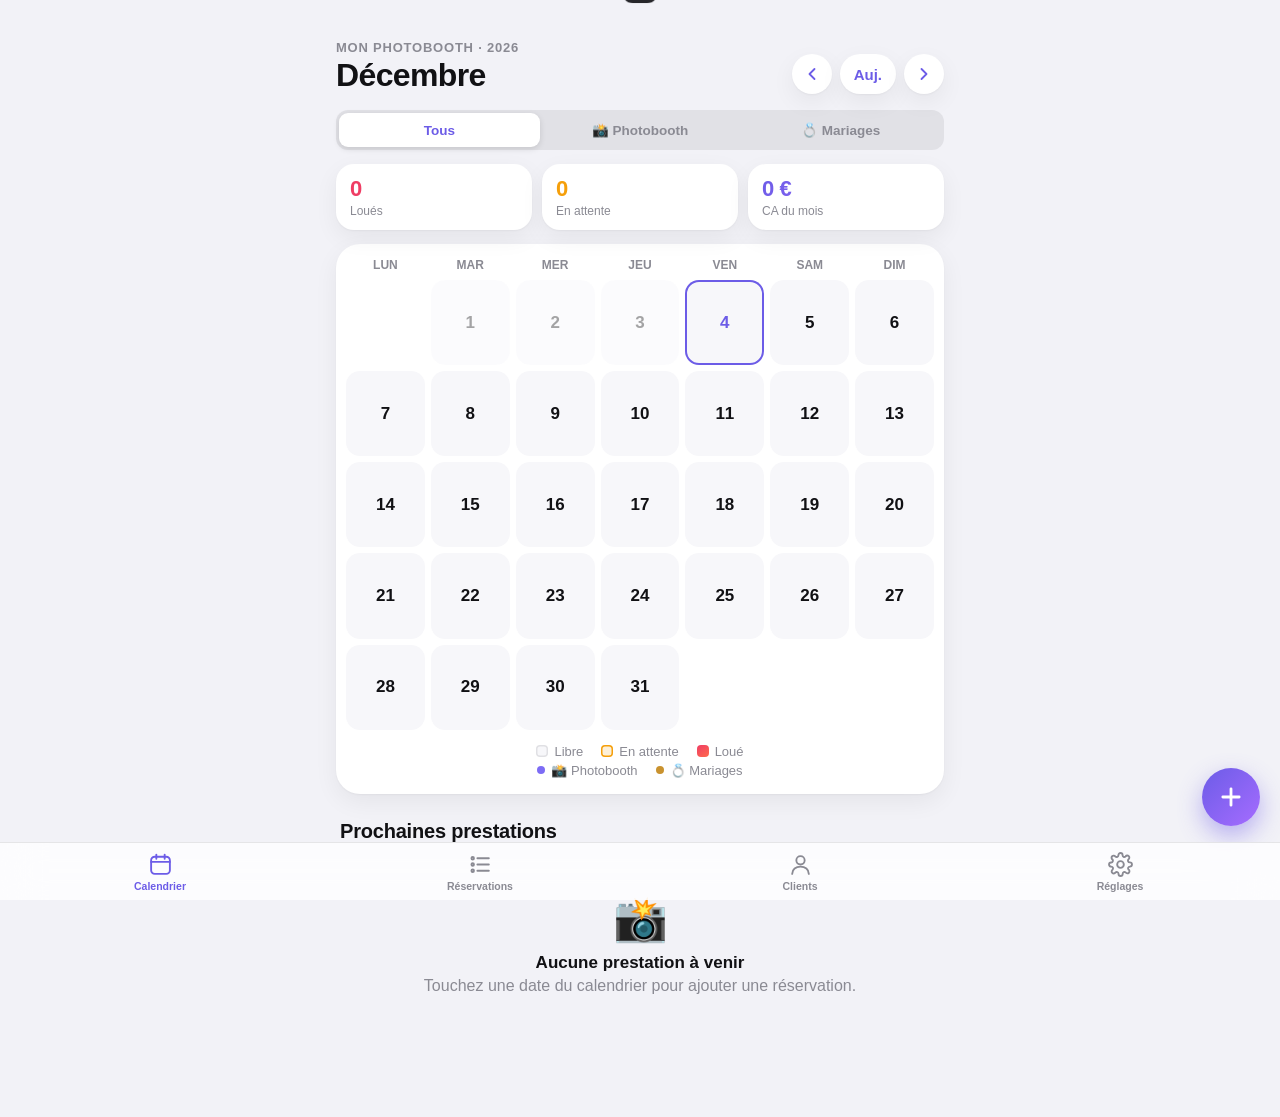
<file: index.html>
<!doctype html>
<html lang="fr">
<head>
  <meta charset="utf-8">
  <!-- Politique de sécurité : seul le code de l'appli peut s'exécuter, et
       l'appli ne peut se connecter à aucun autre site (rien ne peut sortir). -->
  <meta http-equiv="Content-Security-Policy" content="default-src 'none'; script-src 'self'; style-src 'self' 'unsafe-inline'; img-src 'self'; manifest-src 'self'; worker-src 'self'; connect-src 'self'; base-uri 'none'; form-action 'none'; object-src 'none'">
  <meta name="referrer" content="no-referrer">
  <meta name="robots" content="noindex, nofollow">
  <meta name="viewport" content="width=device-width, initial-scale=1, viewport-fit=cover, user-scalable=no">
  <title>Booth Planner</title>
  <meta name="description" content="Réservations de photobooth et de mariages">
  <meta name="theme-color" content="#f2f2f7" media="(prefers-color-scheme: light)">
  <meta name="theme-color" content="#000000" media="(prefers-color-scheme: dark)">
  <meta name="apple-mobile-web-app-capable" content="yes">
  <meta name="mobile-web-app-capable" content="yes">
  <meta name="apple-mobile-web-app-status-bar-style" content="black-translucent">
  <meta name="apple-mobile-web-app-title" content="Booth Planner">
  <meta name="format-detection" content="telephone=no">
  <link rel="apple-touch-icon" href="icons/apple-touch-icon.png">
  <link rel="icon" type="image/png" href="icons/icon-192.png">
  <link rel="manifest" href="manifest.webmanifest">
  <link rel="stylesheet" href="styles.css">
</head>
<body>
  <main id="view" class="view"></main>

  <nav class="tabbar" id="tabbar">
    <button data-tab="calendar" class="tab">
      <svg viewBox="0 0 24 24"><rect x="3" y="4.5" width="18" height="16.5" rx="3.5"/><path d="M3 9.5h18M8 2.5v4M16 2.5v4"/></svg>
      <span>Calendrier</span>
    </button>
    <button data-tab="list" class="tab">
      <svg viewBox="0 0 24 24"><path d="M9 6h11M9 12h11M9 18h11"/><circle cx="4.5" cy="6" r="1.2"/><circle cx="4.5" cy="12" r="1.2"/><circle cx="4.5" cy="18" r="1.2"/></svg>
      <span>Réservations</span>
    </button>
    <button data-tab="clients" class="tab">
      <svg viewBox="0 0 24 24"><circle cx="12" cy="8" r="4"/><path d="M4 21c0-4.4 3.6-7 8-7s8 2.6 8 7"/></svg>
      <span>Clients</span>
    </button>
    <button data-tab="settings" class="tab">
      <svg viewBox="0 0 24 24"><circle cx="12" cy="12" r="3.2"/><path d="M19.4 15a1.7 1.7 0 0 0 .3 1.8l.1.1a2 2 0 1 1-2.8 2.8l-.1-.1a1.7 1.7 0 0 0-1.8-.3 1.7 1.7 0 0 0-1 1.5V21a2 2 0 1 1-4 0v-.1a1.7 1.7 0 0 0-1.1-1.5 1.7 1.7 0 0 0-1.8.3l-.1.1a2 2 0 1 1-2.8-2.8l.1-.1a1.7 1.7 0 0 0 .3-1.8 1.7 1.7 0 0 0-1.5-1H3a2 2 0 1 1 0-4h.1a1.7 1.7 0 0 0 1.5-1.1 1.7 1.7 0 0 0-.3-1.8l-.1-.1a2 2 0 1 1 2.8-2.8l.1.1a1.7 1.7 0 0 0 1.8.3H9a1.7 1.7 0 0 0 1-1.5V3a2 2 0 1 1 4 0v.1a1.7 1.7 0 0 0 1 1.5 1.7 1.7 0 0 0 1.8-.3l.1-.1a2 2 0 1 1 2.8 2.8l-.1.1a1.7 1.7 0 0 0-.3 1.8V9a1.7 1.7 0 0 0 1.5 1H21a2 2 0 1 1 0 4h-.1a1.7 1.7 0 0 0-1.5 1z"/></svg>
      <span>Réglages</span>
    </button>
  </nav>

  <div id="toast" class="toast" role="status" aria-live="polite"></div>

  <script src="app.js"></script>
</body>
</html>
</file>
<file: styles.css>
:root {
  --bg: #f2f2f7;
  --card: #ffffff;
  --card-2: #f7f7fa;
  --text: #111114;
  --muted: #8a8a93;
  --line: rgba(60, 60, 67, 0.12);
  --accent: #6c5ce7;
  --accent-2: #a66cff;
  --accent-soft: rgba(108, 92, 231, 0.12);
  --free: #22b35e;
  --free-soft: rgba(34, 179, 94, 0.12);
  --pending: #f59f0a;
  --pending-soft: rgba(245, 159, 10, 0.16);
  --booked: #ef3d64;
  --booked-soft: rgba(239, 61, 100, 0.14);
  --danger: #ff3b30;
  --c-booth: #7d6cf5;
  --c-wedding: #c9922e;
  --accent-shadow: rgba(108, 92, 231, 0.45);
  --shadow: 0 1px 2px rgba(0, 0, 0, 0.04), 0 8px 24px rgba(0, 0, 0, 0.06);
  --radius: 18px;
  --tabbar-h: 58px;
  --safe-top: env(safe-area-inset-top, 0px);
  --safe-bottom: env(safe-area-inset-bottom, 0px);
  color-scheme: light dark;
}

@media (prefers-color-scheme: dark) {
  :root {
    --bg: #000000;
    --card: #1c1c1e;
    --card-2: #2c2c2e;
    --text: #f5f5f7;
    --muted: #8e8e96;
    --line: rgba(255, 255, 255, 0.1);
    --accent: #8b7dff;
    --accent-2: #b78bff;
    --accent-soft: rgba(139, 125, 255, 0.18);
    --free-soft: rgba(48, 209, 88, 0.16);
    --free: #30d158;
    --pending: #ffb340;
    --pending-soft: rgba(255, 179, 64, 0.18);
    --booked: #ff4f75;
    --booked-soft: rgba(255, 79, 117, 0.2);
    --c-booth: #9b8cff;
    --c-wedding: #e6b65c;
    --accent-shadow: rgba(139, 125, 255, 0.4);
    --shadow: none;
  }
}

* { box-sizing: border-box; -webkit-tap-highlight-color: transparent; }

html, body {
  margin: 0;
  background: var(--bg);
  color: var(--text);
  font-family: -apple-system, BlinkMacSystemFont, "SF Pro Text", "Inter", "Segoe UI", Roboto, sans-serif;
  font-size: 16px;
  -webkit-font-smoothing: antialiased;
  overscroll-behavior-y: none;
}

body { min-height: 100vh; min-height: 100dvh; }

button { font: inherit; color: inherit; border: 0; background: none; cursor: pointer; padding: 0; }
input, select, textarea { font: inherit; color: inherit; }
svg { width: 24px; height: 24px; fill: none; stroke: currentColor; stroke-width: 1.8; stroke-linecap: round; stroke-linejoin: round; }

.view {
  padding: calc(var(--safe-top) + 12px) 16px calc(var(--tabbar-h) + var(--safe-bottom) + 24px);
  max-width: 640px;
  margin: 0 auto;
}

/* ---------- Header ---------- */
.header { display: flex; align-items: flex-end; justify-content: space-between; gap: 12px; margin: 8px 0 16px; }
.eyebrow { font-size: 13px; font-weight: 600; color: var(--muted); text-transform: uppercase; letter-spacing: 0.06em; }
.title { font-size: 32px; font-weight: 800; letter-spacing: -0.02em; margin: 2px 0 0; text-transform: capitalize; }
.icon-btn {
  width: 40px; height: 40px; border-radius: 50%;
  display: grid; place-items: center;
  background: var(--card); box-shadow: var(--shadow); color: var(--accent);
}
.icon-btn:active { transform: scale(0.94); }
.icon-btn svg { width: 20px; height: 20px; stroke-width: 2.2; }
.header-actions { display: flex; gap: 8px; }
.pill-btn {
  height: 40px; padding: 0 14px; border-radius: 20px; font-weight: 600; font-size: 15px;
  background: var(--card); box-shadow: var(--shadow); color: var(--accent);
}

/* ---------- Stats ---------- */
.stats { display: grid; grid-template-columns: repeat(3, 1fr); gap: 10px; margin-bottom: 14px; }
.stat {
  background: var(--card); border-radius: var(--radius); padding: 12px 14px; box-shadow: var(--shadow);
}
.stat .v { font-size: 22px; font-weight: 800; letter-spacing: -0.02em; }
.stat .l { font-size: 12px; color: var(--muted); font-weight: 500; margin-top: 2px; }
.stat.booked .v { color: var(--booked); }
.stat.pending .v { color: var(--pending); }
.stat.money .v { background: linear-gradient(135deg, var(--accent), var(--accent-2)); -webkit-background-clip: text; background-clip: text; color: transparent; }

/* ---------- Calendar ---------- */
.cal { background: var(--card); border-radius: 24px; padding: 14px 10px 12px; box-shadow: var(--shadow); touch-action: pan-y; }
.cal-head, .cal-grid { display: grid; grid-template-columns: repeat(7, 1fr); gap: 6px; }
.cal-head div { text-align: center; font-size: 12px; font-weight: 600; color: var(--muted); padding-bottom: 8px; text-transform: uppercase; }
.day {
  aspect-ratio: 1 / 1.08; border-radius: 14px; position: relative;
  display: flex; flex-direction: column; align-items: center; justify-content: center;
  font-size: 17px; font-weight: 600; background: var(--card-2);
  transition: transform 0.12s ease;
}
.day:active { transform: scale(0.92); }
.day.out { opacity: 0; pointer-events: none; }
.day.past { opacity: 0.38; }
.day.today { box-shadow: inset 0 0 0 2px var(--accent); color: var(--accent); }
.day.pending { background: var(--pending-soft); color: var(--pending); box-shadow: inset 0 0 0 1.5px var(--pending); }
.day.booked { background: linear-gradient(145deg, var(--booked), #ff6a4d); color: #fff; }
.day.booked.today, .day.pending.today { box-shadow: inset 0 0 0 2px var(--accent), 0 0 0 2px var(--card); }
.day .dot { position: absolute; bottom: 6px; width: 5px; height: 5px; border-radius: 50%; background: currentColor; opacity: 0.85; }
.day .count { position: absolute; top: 4px; right: 6px; font-size: 10px; font-weight: 700; opacity: 0.9; }
.day.selected { outline: 2px solid var(--text); outline-offset: 1px; }

.legend { display: flex; justify-content: center; gap: 18px; margin: 14px 0 4px; font-size: 13px; color: var(--muted); font-weight: 500; }
.legend span { display: inline-flex; align-items: center; gap: 6px; }
.legend i { width: 12px; height: 12px; border-radius: 4px; display: inline-block; }
.legend .free i { background: var(--card-2); box-shadow: inset 0 0 0 1.5px var(--line); }
.legend .pending i { background: var(--pending-soft); box-shadow: inset 0 0 0 1.5px var(--pending); }
.legend .booked i { background: linear-gradient(145deg, var(--booked), #ff6a4d); }

.section-title { font-size: 20px; font-weight: 700; margin: 26px 4px 10px; letter-spacing: -0.01em; }

/* ---------- Cards / list ---------- */
.card {
  background: var(--card); border-radius: var(--radius); box-shadow: var(--shadow);
  display: flex; gap: 14px; align-items: center; padding: 12px 14px; margin-bottom: 10px; width: 100%; text-align: left;
}
.card:active { transform: scale(0.985); }
.datebox {
  flex: 0 0 52px; height: 56px; border-radius: 14px; display: flex; flex-direction: column; align-items: center; justify-content: center;
  background: var(--accent-soft); color: var(--accent);
}
.datebox .d { font-size: 20px; font-weight: 800; line-height: 1; }
.datebox .m { font-size: 11px; font-weight: 700; text-transform: uppercase; margin-top: 3px; }
.datebox.booked { background: var(--booked-soft); color: var(--booked); }
.datebox.pending { background: var(--pending-soft); color: var(--pending); }
.card .main { flex: 1; min-width: 0; }
.card .name { font-weight: 700; font-size: 16px; white-space: nowrap; overflow: hidden; text-overflow: ellipsis; }
.card .sub { font-size: 14px; color: var(--muted); margin-top: 2px; white-space: nowrap; overflow: hidden; text-overflow: ellipsis; }
.card .right { text-align: right; flex: 0 0 auto; }
.card .price { font-weight: 700; font-size: 15px; margin-top: 6px; }

.badge {
  display: inline-flex; align-items: center; gap: 5px; font-size: 12px; font-weight: 700; padding: 4px 9px; border-radius: 999px;
}
.badge::before { content: ""; width: 6px; height: 6px; border-radius: 50%; background: currentColor; }
.badge.booked { background: var(--booked-soft); color: var(--booked); }
.badge.pending { background: var(--pending-soft); color: var(--pending); }
.badge.free { background: var(--free-soft); color: var(--free); }

.month-label { font-size: 13px; font-weight: 700; color: var(--muted); text-transform: uppercase; letter-spacing: 0.06em; margin: 20px 4px 8px; }

.empty { text-align: center; color: var(--muted); padding: 40px 20px; }
.empty .big { font-size: 44px; margin-bottom: 8px; }
.empty b { color: var(--text); display: block; font-size: 17px; margin-bottom: 4px; }

.search {
  display: flex; align-items: center; gap: 8px; background: var(--card); border-radius: 14px; padding: 0 12px; height: 44px; box-shadow: var(--shadow); margin-bottom: 12px;
}
.search svg { width: 18px; height: 18px; color: var(--muted); }
.search input { flex: 1; border: 0; outline: 0; background: transparent; font-size: 16px; }

.segmented {
  display: grid; grid-auto-flow: column; grid-auto-columns: 1fr; background: rgba(118, 118, 128, 0.14); border-radius: 12px; padding: 3px; margin-bottom: 14px;
}
.segmented button { height: 34px; border-radius: 9px; font-size: 14px; font-weight: 600; color: var(--muted); }
.segmented button.on { background: var(--card); color: var(--text); box-shadow: 0 2px 6px rgba(0, 0, 0, 0.12); }
.segmented button.on[data-v="pending"] { color: var(--pending); }
.segmented button.on[data-v="booked"] { color: var(--booked); }

.avatar {
  flex: 0 0 46px; height: 46px; border-radius: 50%; display: grid; place-items: center; font-weight: 800; font-size: 16px; color: #fff;
  background: linear-gradient(135deg, var(--accent), var(--accent-2));
}

/* ---------- Tab bar ---------- */
.tabbar {
  position: fixed; left: 0; right: 0; bottom: 0; z-index: 20;
  display: grid; grid-template-columns: repeat(4, 1fr);
  height: calc(var(--tabbar-h) + var(--safe-bottom)); padding-bottom: var(--safe-bottom);
  background: color-mix(in srgb, var(--card) 78%, transparent);
  -webkit-backdrop-filter: saturate(180%) blur(20px); backdrop-filter: saturate(180%) blur(20px);
  border-top: 0.5px solid var(--line);
}
.tab { display: flex; flex-direction: column; align-items: center; justify-content: center; gap: 3px; color: var(--muted); font-size: 10.5px; font-weight: 600; }
.tab.on { color: var(--accent); }
.tab svg { width: 25px; height: 25px; }

/* ---------- Floating button ---------- */
.fab {
  position: fixed; right: 20px; bottom: calc(var(--tabbar-h) + var(--safe-bottom) + 16px); z-index: 15;
  width: 58px; height: 58px; border-radius: 50%; display: grid; place-items: center; color: #fff;
  background: linear-gradient(135deg, var(--accent), var(--accent-2));
  box-shadow: 0 10px 24px var(--accent-shadow);
}
.fab:active { transform: scale(0.93); }
.fab svg { width: 28px; height: 28px; stroke-width: 2.4; }

/* ---------- Sheets ---------- */
.backdrop {
  position: fixed; inset: 0; z-index: 40; background: rgba(0, 0, 0, 0.36);
  opacity: 0; transition: opacity 0.28s ease;
}
.backdrop.show { opacity: 1; }
.sheet {
  position: fixed; left: 0; right: 0; bottom: 0; z-index: 41; margin: 0 auto; max-width: 640px;
  max-height: calc(100dvh - var(--safe-top) - 24px);
  background: var(--bg); border-radius: 24px 24px 0 0;
  display: flex; flex-direction: column;
  transform: translateY(100%); transition: transform 0.34s cubic-bezier(0.2, 0.9, 0.25, 1);
  box-shadow: 0 -10px 40px rgba(0, 0, 0, 0.18);
}
.sheet.show { transform: translateY(0); }
.sheet.full { height: calc(100dvh - var(--safe-top) - 12px); }
.sheet-top { padding: 8px 16px 6px; flex: 0 0 auto; touch-action: none; }
.grabber { width: 38px; height: 5px; border-radius: 3px; background: var(--muted); opacity: 0.4; margin: 0 auto 10px; }
.sheet-bar { display: flex; align-items: center; justify-content: space-between; gap: 8px; min-height: 36px; }
.sheet-bar h2 { margin: 0; font-size: 17px; font-weight: 700; text-align: center; flex: 1; }
.sheet-bar .txt-btn { color: var(--accent); font-size: 17px; min-width: 76px; text-align: left; }
.sheet-bar .txt-btn.r { text-align: right; font-weight: 700; }
.sheet-body { overflow-y: auto; -webkit-overflow-scrolling: touch; padding: 6px 16px calc(var(--safe-bottom) + 24px); flex: 1 1 auto; }

.day-hero { text-align: center; padding: 6px 0 18px; }
.day-hero .dname { font-size: 15px; font-weight: 600; color: var(--muted); text-transform: capitalize; }
.day-hero .dnum { font-size: 26px; font-weight: 800; letter-spacing: -0.02em; margin: 2px 0 10px; text-transform: capitalize; }
.day-hero .badge { font-size: 14px; padding: 6px 14px; }

.choice-grid { display: grid; grid-template-columns: 1fr 1fr; gap: 10px; margin-top: 6px; }
.choice {
  border-radius: var(--radius); padding: 16px 14px; text-align: left; background: var(--card); box-shadow: var(--shadow);
  display: flex; flex-direction: column; gap: 10px;
}
.choice:active { transform: scale(0.97); }
.choice .ic { width: 38px; height: 38px; border-radius: 12px; display: grid; place-items: center; }
.choice .ic svg { width: 22px; height: 22px; stroke-width: 2.2; }
.choice.pending .ic { background: var(--pending-soft); color: var(--pending); }
.choice.booked .ic { background: var(--booked-soft); color: var(--booked); }
.choice b { font-size: 16px; }
.choice small { color: var(--muted); font-size: 13px; margin-top: -6px; }

.btn {
  width: 100%; height: 52px; border-radius: 15px; font-weight: 700; font-size: 17px;
  background: linear-gradient(135deg, var(--accent), var(--accent-2)); color: #fff; margin-top: 12px;
  display: flex; align-items: center; justify-content: center; gap: 8px;
}
.btn:active { opacity: 0.85; }
.btn.secondary { background: var(--card); color: var(--accent); box-shadow: var(--shadow); }
.btn.danger { background: var(--card); color: var(--danger); box-shadow: var(--shadow); }
.btn svg { width: 20px; height: 20px; stroke-width: 2.2; }

/* ---------- Detail ---------- */
.detail-head { text-align: center; padding: 4px 0 16px; }
.detail-head .avatar { width: 72px; height: 72px; font-size: 26px; margin: 0 auto 10px; }
.detail-head h3 { font-size: 24px; margin: 0; font-weight: 800; letter-spacing: -0.02em; }
.detail-head p { margin: 4px 0 10px; color: var(--muted); }

.actions { display: grid; grid-template-columns: repeat(4, 1fr); gap: 8px; margin-bottom: 16px; }
.action {
  background: var(--card); border-radius: 14px; padding: 10px 4px 8px; display: flex; flex-direction: column; align-items: center; gap: 4px;
  color: var(--accent); font-size: 11.5px; font-weight: 600; box-shadow: var(--shadow); text-decoration: none;
}
.action:active { transform: scale(0.95); }
.action.disabled { opacity: 0.35; pointer-events: none; }
.action svg { width: 22px; height: 22px; }

.group { background: var(--card); border-radius: var(--radius); box-shadow: var(--shadow); margin-bottom: 16px; overflow: hidden; }
.group-title { font-size: 13px; font-weight: 600; color: var(--muted); text-transform: uppercase; letter-spacing: 0.05em; margin: 18px 16px 8px; }
.row { display: flex; justify-content: space-between; gap: 14px; padding: 13px 16px; border-bottom: 0.5px solid var(--line); font-size: 16px; }
.row:last-child { border-bottom: 0; }
.row .k { color: var(--muted); flex: 0 0 auto; }
.row .v { text-align: right; font-weight: 500; word-break: break-word; }
.row .v.strong { font-weight: 700; }
.row a { color: var(--accent); text-decoration: none; }
.notes { padding: 13px 16px; white-space: pre-wrap; line-height: 1.45; }
.progress { height: 6px; background: var(--card-2); border-radius: 3px; margin: 0 16px 14px; overflow: hidden; }
.progress i { display: block; height: 100%; background: linear-gradient(90deg, var(--accent), var(--accent-2)); border-radius: 3px; }

/* ---------- Form ---------- */
.field { display: flex; align-items: center; gap: 12px; padding: 0 16px; min-height: 48px; border-bottom: 0.5px solid var(--line); }
.field:last-child { border-bottom: 0; }
.field label { flex: 0 0 104px; font-size: 16px; color: var(--text); }
.field input, .field select, .field textarea {
  flex: 1; min-width: 0; border: 0; outline: 0; background: transparent; font-size: 16px; text-align: right; padding: 12px 0;
  -webkit-appearance: none; appearance: none;
}
.field select { text-align-last: right; color: var(--accent); }
.field input[type="date"], .field input[type="time"] { color: var(--accent); min-height: 24px; }
.field input::-webkit-date-and-time-value { text-align: right; }
.field input::placeholder, .field textarea::placeholder { color: var(--muted); opacity: 0.7; }
.field.area { align-items: flex-start; }
.field.area textarea { text-align: left; min-height: 96px; resize: vertical; }
.field.area.full { padding-top: 4px; }
.field .suffix { color: var(--muted); }
.status-pick { display: grid; grid-template-columns: 1fr 1fr; gap: 10px; margin-bottom: 4px; }
.status-pick button {
  height: 52px; border-radius: 15px; background: var(--card); box-shadow: var(--shadow); font-weight: 700; font-size: 16px; color: var(--muted);
  display: flex; align-items: center; justify-content: center; gap: 8px;
}
.status-pick button::before { content: ""; width: 10px; height: 10px; border-radius: 50%; background: currentColor; }
.status-pick button[data-v="pending"].on { background: var(--pending-soft); color: var(--pending); box-shadow: inset 0 0 0 2px var(--pending); }
.status-pick button[data-v="booked"].on { background: var(--booked-soft); color: var(--booked); box-shadow: inset 0 0 0 2px var(--booked); }
.warn { background: var(--pending-soft); color: var(--pending); border-radius: 14px; padding: 12px 14px; font-size: 14px; font-weight: 600; margin: 4px 0 8px; }

/* ---------- Settings ---------- */
.setting-row { display: flex; align-items: center; gap: 14px; padding: 12px 16px; border-bottom: 0.5px solid var(--line); width: 100%; text-align: left; font-size: 16px; }
.setting-row:last-child { border-bottom: 0; }
.setting-row .ic { width: 32px; height: 32px; border-radius: 9px; display: grid; place-items: center; color: #fff; flex: 0 0 auto; }
.setting-row .ic svg { width: 18px; height: 18px; stroke-width: 2.2; }
.setting-row .t { flex: 1; }
.setting-row .t small { display: block; color: var(--muted); font-size: 13px; margin-top: 1px; }
.setting-row.danger { color: var(--danger); }
.hint { color: var(--muted); font-size: 13px; margin: 8px 16px 0; line-height: 1.45; }
.brand { text-align: center; margin: 28px 0 8px; color: var(--muted); font-size: 13px; }
.brand img { width: 64px; height: 64px; border-radius: 15px; display: block; margin: 0 auto 8px; box-shadow: var(--shadow); }

/* ---------- Toast ---------- */
.toast {
  position: fixed; left: 50%; top: calc(var(--safe-top) + 12px); z-index: 120;
  transform: translate(-50%, -140%); transition: transform 0.35s cubic-bezier(0.2, 0.9, 0.25, 1);
  background: color-mix(in srgb, var(--text) 90%, transparent); color: var(--bg);
  padding: 11px 18px; border-radius: 999px; font-weight: 600; font-size: 15px; white-space: nowrap;
  -webkit-backdrop-filter: blur(10px); backdrop-filter: blur(10px);
}
.toast.show { transform: translate(-50%, 0); }

@media (min-width: 700px) {
  .view { padding-top: 32px; }
}

/* =========================================================
   Deux calendriers : 📸 Photobooth / 💍 Mariages
   ========================================================= */

/* Thème doré quand on affiche uniquement les mariages */
body[data-mode="wedding"] {
  --accent: #9a6a22;
  --accent-2: #c99545;
  --accent-soft: rgba(201, 149, 69, 0.15);
  --accent-shadow: rgba(176, 125, 50, 0.4);
}
@media (prefers-color-scheme: dark) {
  body[data-mode="wedding"] {
    --accent: #e4b96c;
    --accent-2: #c99545;
    --accent-soft: rgba(228, 185, 108, 0.18);
    --accent-shadow: rgba(228, 185, 108, 0.3);
  }
  /* texte foncé sur l'or clair, plus lisible que le blanc */
  body[data-mode="wedding"] .btn:not(.secondary):not(.danger),
  body[data-mode="wedding"] .fab { color: #24190a; }
}

.calswitch { margin-bottom: 14px; }
.calswitch button { font-size: 13.5px; white-space: nowrap; }
.calswitch button.on { color: var(--accent); }

/* Pastilles sous le numéro du jour */
.day .marks { position: absolute; bottom: 5px; left: 0; right: 0; display: flex; justify-content: center; gap: 3px; }
.mk { display: inline-block; width: 6px; height: 6px; border-radius: 50%; flex: 0 0 auto; }
.mk.cur { background: currentColor; opacity: 0.85; }
.mk.booth { background: var(--c-booth); }
.mk.wedding { background: var(--c-wedding); }
.mk.other { background: transparent; box-shadow: inset 0 0 0 1.5px var(--muted); }
.day.booked .mk.booth, .day.booked .mk.wedding { box-shadow: 0 0 0 1.5px #fff; }
.day.booked .mk.other { box-shadow: inset 0 0 0 1.5px #fff; }
.legend.cals { margin-top: 2px; }
.legend.cals .mk { width: 8px; height: 8px; }

.cal-ic { margin-right: 5px; }

.avatar.wed { background: linear-gradient(135deg, #f3d9a4, #c99545); font-size: 22px; }
.detail-head .avatar.wed { font-size: 34px; }
.badges { display: flex; justify-content: center; gap: 8px; flex-wrap: wrap; }
.badge.count { background: var(--accent-soft); color: var(--accent); }
.badge.count::before { display: none; }

/* Choix du calendrier dans le formulaire */
.cal-pick { display: grid; grid-template-columns: 1fr 1fr; gap: 10px; }
.cal-pick button {
  height: 50px; border-radius: 15px; background: var(--card); box-shadow: var(--shadow);
  font-weight: 700; font-size: 16px; color: var(--muted);
}
.cal-pick button[data-v="booth"].on { color: var(--c-booth); box-shadow: inset 0 0 0 2px var(--c-booth); background: rgba(125, 108, 245, 0.1); }
.cal-pick button[data-v="wedding"].on { color: var(--c-wedding); box-shadow: inset 0 0 0 2px var(--c-wedding); background: rgba(201, 146, 46, 0.12); }

/* Options (puces à cocher) */
.chips { display: flex; flex-wrap: wrap; gap: 8px; margin-bottom: 4px; }
.chips.in-group { padding: 12px 16px 14px; margin: 0; border-top: 0.5px solid var(--line); }
.chip {
  padding: 9px 13px; border-radius: 999px; font-size: 14px; font-weight: 600;
  background: var(--card); color: var(--muted); box-shadow: var(--shadow), inset 0 0 0 1px var(--line);
}
.chip.on { background: var(--accent-soft); color: var(--accent); box-shadow: inset 0 0 0 1.5px var(--accent); }
.chips.in-group .chip { padding: 6px 11px; font-size: 13px; }

/* Suivi d'un mariage (étapes à cocher) */
.row.step { width: 100%; justify-content: flex-start; align-items: center; gap: 12px; text-align: left; }
.row.step:active { background: var(--card-2); }
.tick {
  width: 26px; height: 26px; border-radius: 50%; flex: 0 0 auto; display: grid; place-items: center;
  box-shadow: inset 0 0 0 2px var(--line); color: #fff;
}
.tick svg { width: 16px; height: 16px; stroke-width: 3; opacity: 0; }
.row.step.done .tick { background: linear-gradient(135deg, var(--c-wedding), #e8c27a); box-shadow: none; }
.row.step.done .tick svg { opacity: 1; }
.row.step.done span:last-child { color: var(--muted); }
.progress.top { margin: 14px 16px 4px; }

/* Étapes d'un mariage (Demande reçue → Mariage validé) */
.stage-list .stage-row { width: 100%; justify-content: flex-start; align-items: center; gap: 12px; text-align: left; }
.stage-row:active { background: var(--card-2); }
.st-ic { width: 26px; text-align: center; font-size: 19px; flex: 0 0 auto; }
.st-label { flex: 1; }
.stage-row > svg { width: 18px; height: 18px; color: var(--muted); flex: 0 0 auto; }
.stage-row .radio {
  width: 24px; height: 24px; border-radius: 50%; flex: 0 0 auto; display: grid; place-items: center;
  box-shadow: inset 0 0 0 2px var(--line); color: #fff;
}
.stage-row .radio svg { width: 15px; height: 15px; stroke-width: 3; opacity: 0; }
.stage-row.on .st-label { font-weight: 700; }
.stage-row.on.pending { background: var(--pending-soft); }
.stage-row.on.booked { background: var(--booked-soft); }
.stage-row.on.pending .radio { background: var(--pending); box-shadow: none; }
.stage-row.on.booked .radio { background: var(--booked); box-shadow: none; }
.stage-row.on .radio svg, .stage-row.past .radio svg { opacity: 1; }
.stage-row.past .radio { background: var(--muted); box-shadow: none; opacity: 0.55; }
.stage-row.past .st-label { color: var(--muted); }
.stage-hint { margin: 2px 4px 8px; }
.day-hero .badges { margin-top: 2px; }

/* ---------- Écran de code (verrouillage) ---------- */
.lock {
  position: fixed; inset: 0; z-index: 100; background: var(--bg); overflow-y: auto;
  display: flex; align-items: center; justify-content: center;
  padding: calc(var(--safe-top) + 16px) 16px calc(var(--safe-bottom) + 16px);
}
.lock-inner { width: 100%; max-width: 340px; text-align: center; }
.lock-icon { width: 64px; height: 64px; border-radius: 15px; box-shadow: var(--shadow); }
.lock h2 { margin: 14px 0 4px; font-size: 22px; font-weight: 800; letter-spacing: -0.01em; }
.lock-sub { margin: 0; color: var(--muted); font-size: 15px; }
.pin-dots { display: flex; justify-content: center; gap: 14px; margin: 26px 0 10px; }
.pin-dots i { width: 14px; height: 14px; border-radius: 50%; box-shadow: inset 0 0 0 2px var(--muted); transition: background 0.15s; }
.pin-dots i.on { background: var(--accent); box-shadow: none; }
.pin-dots.shake { animation: pin-shake 0.4s; }
@keyframes pin-shake { 20%, 60% { transform: translateX(-8px); } 40%, 80% { transform: translateX(8px); } }
.lock-err { min-height: 20px; margin: 0 0 14px; color: var(--danger); font-size: 14px; font-weight: 600; }
.lock.busy .lock-err { color: var(--muted); }
.pin-pad { display: grid; grid-template-columns: repeat(3, 76px); gap: 16px 22px; justify-content: center; }
.pin-pad button {
  width: 76px; height: 76px; border-radius: 50%; background: var(--card); box-shadow: var(--shadow);
  font-size: 30px; font-weight: 500; display: grid; place-items: center;
}
.pin-pad button:active { background: var(--accent-soft); }
.pin-pad .pin-ghost { background: transparent; box-shadow: none; font-size: 16px; font-weight: 600; color: var(--accent); }
.pin-pad .pin-ghost svg { width: 28px; height: 28px; }
.lock-link { margin-top: 24px; color: var(--muted); font-size: 14px; text-decoration: underline; }
body.is-locked .tabbar, body.is-locked .fab { display: none; }
@media (prefers-reduced-motion: reduce) { .pin-dots.shake { animation: none; } }
@media (max-height: 640px) { .pin-pad { grid-template-columns: repeat(3, 66px); gap: 12px 20px; } .pin-pad button { width: 66px; height: 66px; } }
</file>
